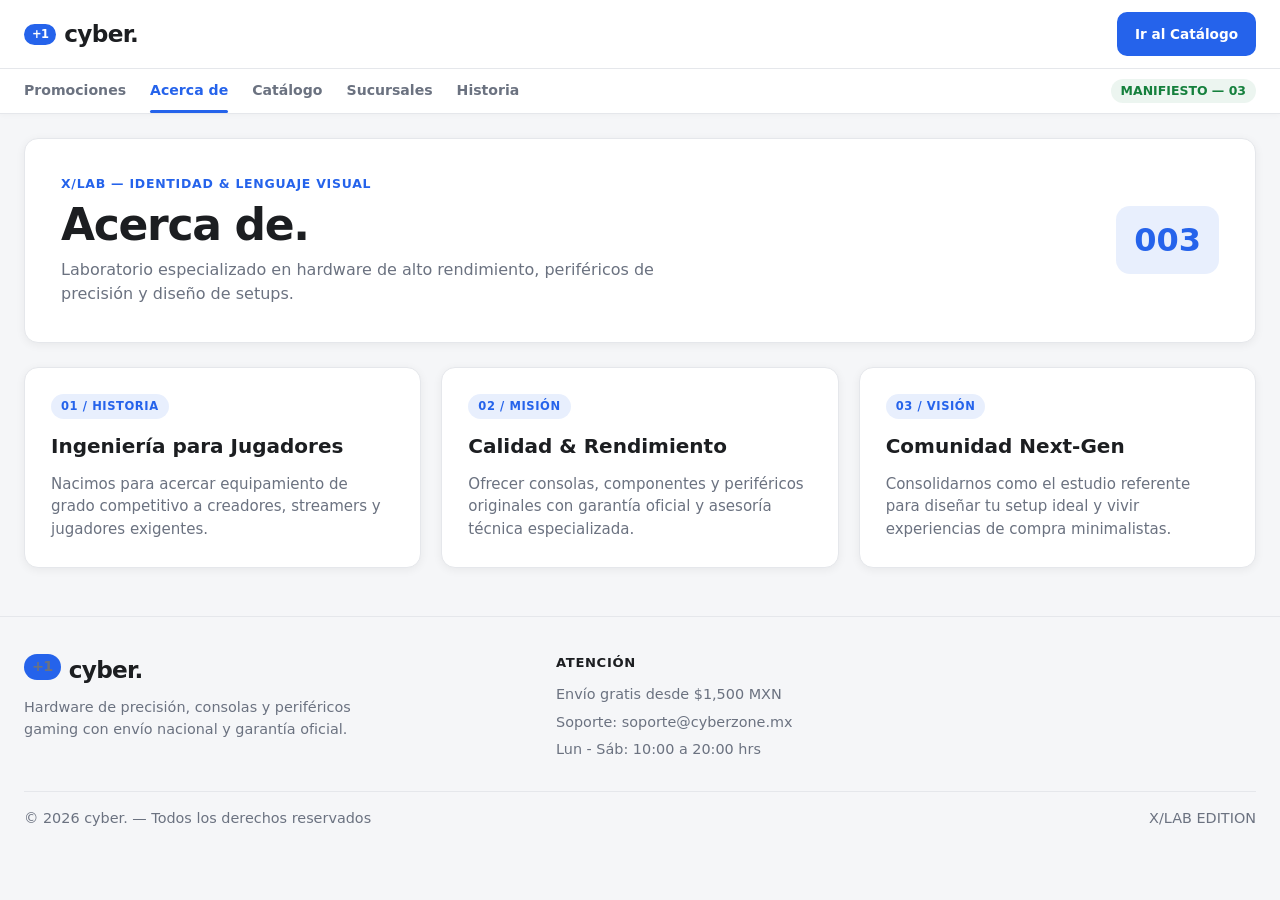
<file: acerca.html>
<!DOCTYPE html>
<html lang="es">
<head>
  <meta charset="UTF-8">
  <meta name="viewport" content="width=device-width, initial-scale=1.0">
  <title>cyber. — Acerca de</title>
  <link href="https://fonts.googleapis.com/css2?family=Bebas+Neue&family=IBM+Plex+Mono:wght@400;600&family=Space+Grotesk:wght@400;500;700&display=swap" rel="stylesheet">
  <link rel="stylesheet" href="styles.css">
</head>
<!-- ...existing code... -->
  </main>

  
</body>
</html>
<body>
  <div class="site-header">
    <header>
      <a href="index.html" class="logo">
        <span class="logo-index">+1</span> cyber.
      </a>
      <div class="header-actions">
        <a href="index.html" class="cart-button">Ir al Catálogo</a>
      </div>
    </header>

    <nav class="top-nav" aria-label="Navegación principal">
      <div class="top-nav-links">
        <a href="promociones.html" class="nav-link">Promociones</a>
        <a href="acerca.html" class="nav-link active">Acerca de</a>
        <a href="index.html" class="nav-link">Catálogo</a>
        <a href="sucursales.html" class="nav-link">Sucursales</a>
        <a href="historia.html" class="nav-link">Historia</a>
      </div>
      <span class="nav-meta">MANIFIESTO — 03</span>
    </nav>
  </div>

  <main class="page-container">
    <section class="page-hero">
      <div>
        <div class="page-hero-kicker">X/LAB — IDENTIDAD &amp; LENGUAJE VISUAL</div>
        <h1>Acerca de.</h1>
        <p>Laboratorio especializado en hardware de alto rendimiento, periféricos de precisión y diseño de setups.</p>
      </div>
      <div class="page-hero-index">003</div>
    </section>

    <section class="info-grid">
      <article class="info-card">
        <span class="tag">01 / HISTORIA</span>
        <h2>Ingeniería para Jugadores</h2>
        <p>Nacimos para acercar equipamiento de grado competitivo a creadores, streamers y jugadores exigentes.</p>
      </article>

      <article class="info-card">
        <span class="tag">02 / MISIÓN</span>
        <h2>Calidad &amp; Rendimiento</h2>
        <p>Ofrecer consolas, componentes y periféricos originales con garantía oficial y asesoría técnica especializada.</p>
      </article>

      <article class="info-card">
        <span class="tag">03 / VISIÓN</span>
        <h2>Comunidad Next-Gen</h2>
        <p>Consolidarnos como el estudio referente para diseñar tu setup ideal y vivir experiencias de compra minimalistas.</p>
      </article>
    </section>
  </main>
  <footer class="site-footer">
    <div class="footer-grid">
      <div>
        <div class="logo"><span class="logo-index">+1</span> cyber.</div>
        <p class="footer-copy">Hardware de precisión, consolas y periféricos gaming con envío nacional y garantía oficial.</p>
      </div>
   
      <div>
        <h4>Atención</h4>
        <span>Envío gratis desde $1,500 MXN</span>
        <span>Soporte: soporte@cyberzone.mx</span>
        <span>Lun - Sáb: 10:00 a 20:00 hrs</span>
      </div>
    </div>
    <div class="footer-bottom">
      <span>© 2026 cyber. — Todos los derechos reservados</span>
      <span>X/LAB EDITION</span>
    </div>
  </footer>
</body>
</html>
</file>
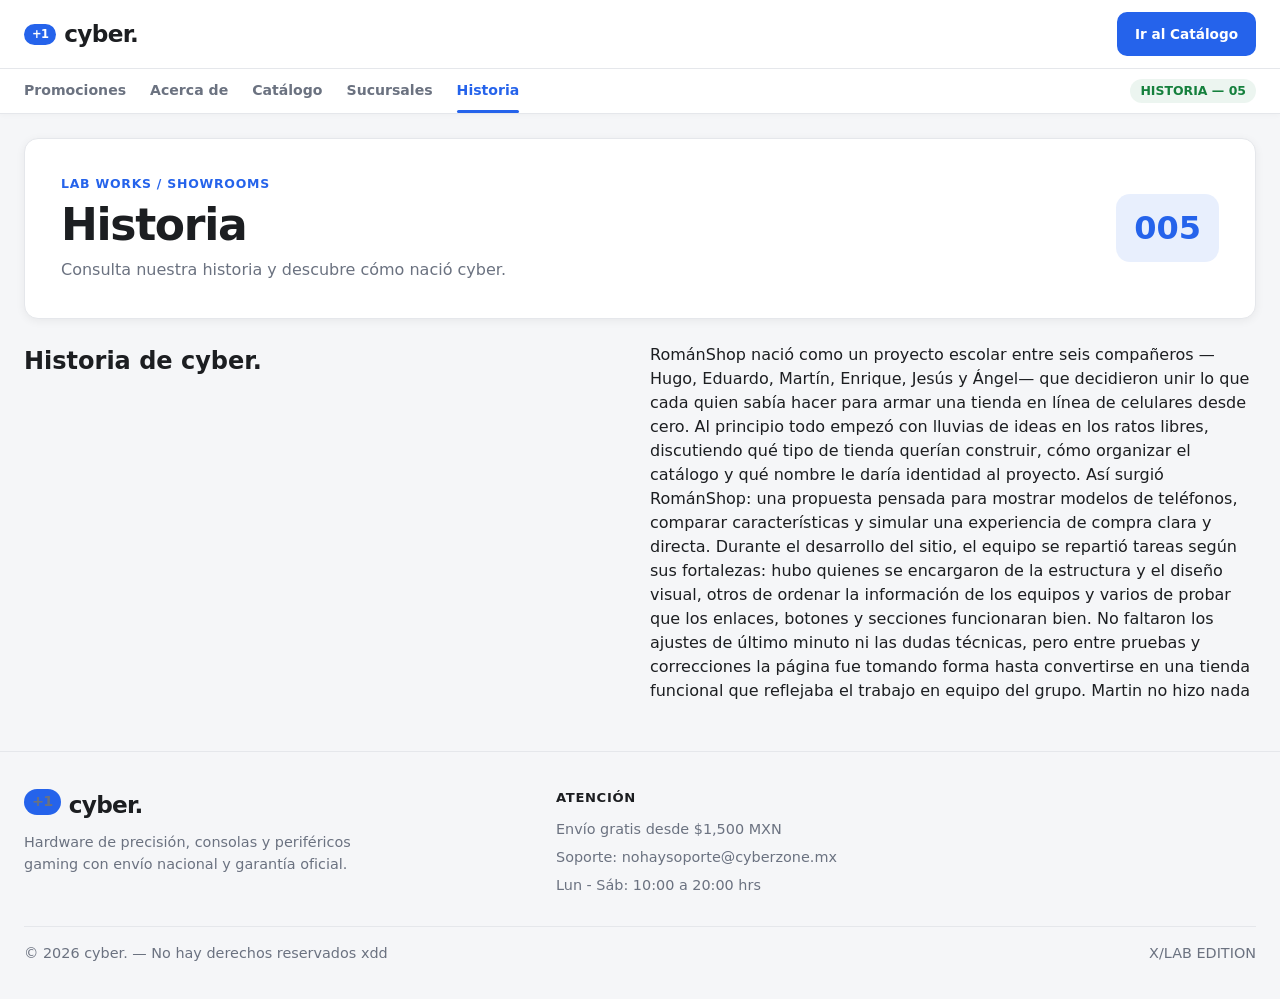
<file: historia.html>
<!DOCTYPE html>
<html lang="es">
<head>
  <meta charset="UTF-8">
  <meta name="viewport" content="width=device-width, initial-scale=1.0">
  <title>cyber. — Acerca de</title>
  <link href="https://fonts.googleapis.com/css2?family=Bebas+Neue&family=IBM+Plex+Mono:wght@400;600&family=Space+Grotesk:wght@400;500;700&display=swap" rel="stylesheet">
  <link rel="stylesheet" href="styles.css">
</head>

  </main>

  
</body>
</html>
<body>
  <div class="site-header">
    <header>
      <a href="index.html" class="logo">
        <span class="logo-index">+1</span> cyber.
      </a>
      <div class="header-actions">
        <a href="index.html" class="cart-button">Ir al Catálogo</a>
      </div>
    </header>

    <nav class="top-nav" aria-label="Navegación principal">
      <div class="top-nav-links">
        <a href="promociones.html" class="nav-link">Promociones</a>
        <a href="acerca.html" class="nav-link">Acerca de</a>
        <a href="index.html" class="nav-link">Catálogo</a>
        <a href="sucursales.html" class="nav-link">Sucursales</a>
        <a href="historia.html" class="nav-link active">Historia</a>
      </div>
      <span class="nav-meta">HISTORIA — 05</span>
    </nav>
  </div>

  <main class="page-container">
    <section class="page-hero">
      <div>
        <div class="page-hero-kicker">LAB WORKS / SHOWROOMS</div>
        <h1>Historia</h1>
        <p>Consulta nuestra historia y descubre cómo nació cyber.</p>
      </div>
      <div class="page-hero-index">005</div>
    </section>

    <section class="info-grid">
      <h1>Historia de cyber.</h1>
      <p>RománShop nació como un proyecto escolar entre seis compañeros —Hugo, Eduardo, Martín, Enrique, Jesús y Ángel— que decidieron unir lo que cada quien sabía hacer para armar una tienda en línea de celulares desde cero. Al principio todo empezó con lluvias de ideas en los ratos libres, discutiendo qué tipo de tienda querían construir, cómo organizar el catálogo y qué nombre le daría identidad al proyecto. Así surgió RománShop: una propuesta pensada para mostrar modelos de teléfonos, comparar características y simular una experiencia de compra clara y directa.
        Durante el desarrollo del sitio, el equipo se repartió tareas según sus fortalezas: hubo quienes se encargaron de la estructura y el diseño visual, otros de ordenar la información de los equipos y varios de probar que los enlaces, botones y secciones funcionaran bien. No faltaron los ajustes de último minuto ni las dudas técnicas, pero entre pruebas y correcciones la página fue tomando forma hasta convertirse en una tienda funcional que reflejaba el trabajo en equipo del grupo. Martin no hizo nada</p>
      </article>

    </section>
  </main>
  <footer class="site-footer">
    <div class="footer-grid">
      <div>
        <div class="logo"><span class="logo-index">+1</span> cyber.</div>
        <p class="footer-copy">Hardware de precisión, consolas y periféricos gaming con envío nacional y garantía oficial.</p>
      </div>
      
      <div>
        <h4>Atención</h4>
        <span>Envío gratis desde $1,500 MXN</span>
        <span>Soporte: nohaysoporte@cyberzone.mx</span>
        <span>Lun - Sáb: 10:00 a 20:00 hrs</span>
      </div>
    </div>
    <div class="footer-bottom">
      <span>© 2026 cyber. — No hay derechos reservados xdd</span>
      <span>X/LAB EDITION</span>
    </div>
  </footer>
</body>
</html>
</file>
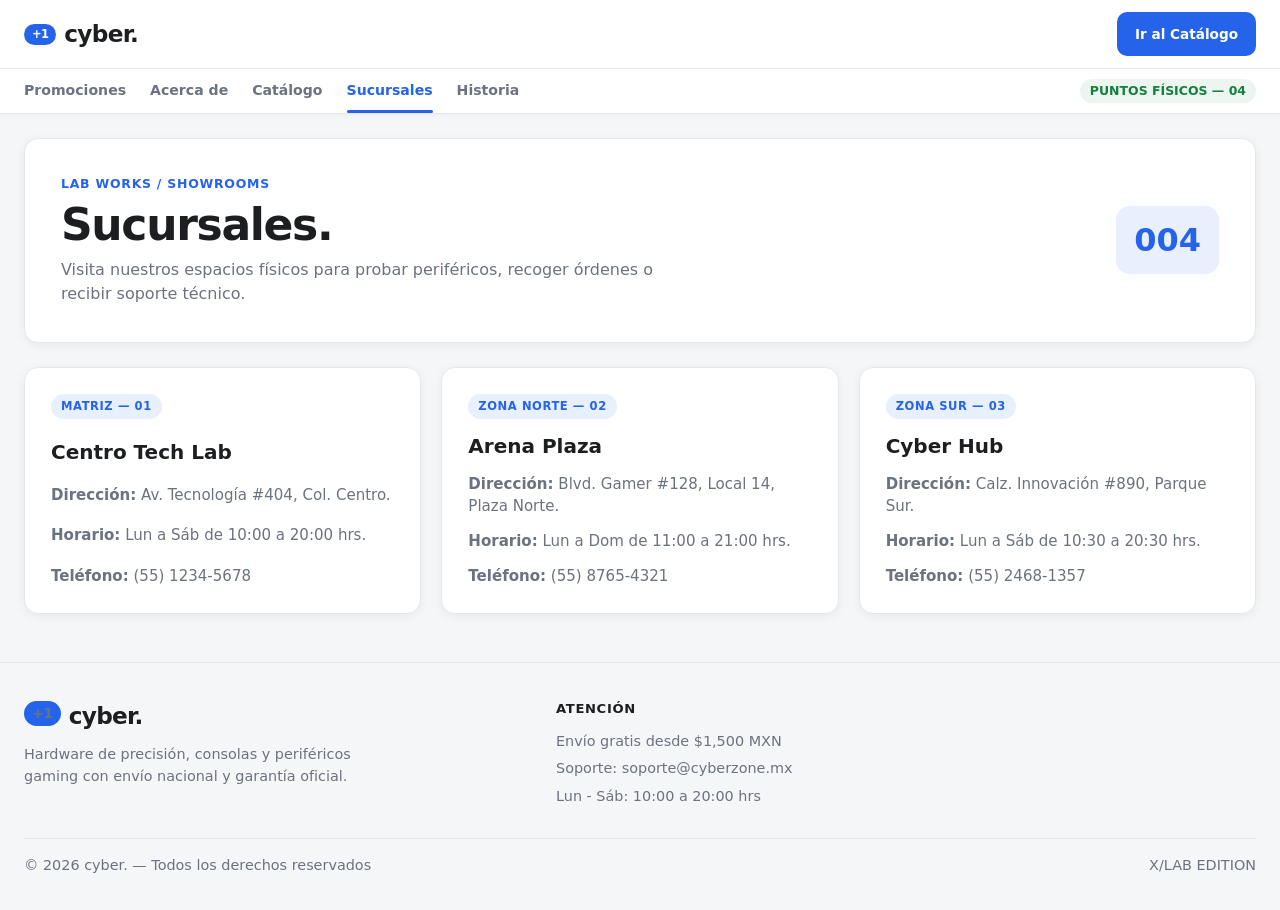
<file: sucursales.html>
<!DOCTYPE html>
<html lang="es">
<head>
  <meta charset="UTF-8">
  <meta name="viewport" content="width=device-width, initial-scale=1.0">
  <title>cyber. — Sucursales</title>
  <link href="https://fonts.googleapis.com/css2?family=Bebas+Neue&family=IBM+Plex+Mono:wght@400;600&family=Space+Grotesk:wght@400;500;700&display=swap" rel="stylesheet">
  <link rel="stylesheet" href="styles.css">
</head>
<!-- ...existing code... -->
  </main>

  
</body>
</html>
<body>
  <div class="site-header">
    <header>
      <a href="index.html" class="logo">
        <span class="logo-index">+1</span> cyber.
      </a>
      <div class="header-actions">
        <a href="index.html" class="cart-button">Ir al Catálogo</a>
      </div>
    </header>

    <nav class="top-nav" aria-label="Navegación principal">
      <div class="top-nav-links">
        <a href="promociones.html" class="nav-link">Promociones</a>
        <a href="acerca.html" class="nav-link">Acerca de</a>
        <a href="index.html" class="nav-link">Catálogo</a>
        <a href="sucursales.html" class="nav-link active">Sucursales</a>
        <a href="historia.html" class="nav-link">Historia</a>
      </div>
      <span class="nav-meta">PUNTOS FÍSICOS — 04</span>
    </nav>
  </div>

  <main class="page-container">
    <section class="page-hero">
      <div>
        <div class="page-hero-kicker">LAB WORKS / SHOWROOMS</div>
        <h1>Sucursales.</h1>
        <p>Visita nuestros espacios físicos para probar periféricos, recoger órdenes o recibir soporte técnico.</p>
      </div>
      <div class="page-hero-index">004</div>
    </section>

    <section class="info-grid">
      <article class="info-card">
        <span class="tag">MATRIZ — 01</span>
        <h2>Centro Tech Lab</h2>
        <p><strong>Dirección:</strong> Av. Tecnología #404, Col. Centro.</p>
        <p><strong>Horario:</strong> Lun a Sáb de 10:00 a 20:00 hrs.</p>
        <p><strong>Teléfono:</strong> (55) 1234-5678</p>
      </article>

      <article class="info-card">
        <span class="tag">ZONA NORTE — 02</span>
        <h2>Arena Plaza</h2>
        <p><strong>Dirección:</strong> Blvd. Gamer #128, Local 14, Plaza Norte.</p>
        <p><strong>Horario:</strong> Lun a Dom de 11:00 a 21:00 hrs.</p>
        <p><strong>Teléfono:</strong> (55) 8765-4321</p>
      </article>

      <article class="info-card">
        <span class="tag">ZONA SUR — 03</span>
        <h2>Cyber Hub</h2>
        <p><strong>Dirección:</strong> Calz. Innovación #890, Parque Sur.</p>
        <p><strong>Horario:</strong> Lun a Sáb de 10:30 a 20:30 hrs.</p>
        <p><strong>Teléfono:</strong> (55) 2468-1357</p>
      </article>
    </section>
  </main>
  <footer class="site-footer">
    <div class="footer-grid">
      <div>
        <div class="logo"><span class="logo-index">+1</span> cyber.</div>
        <p class="footer-copy">Hardware de precisión, consolas y periféricos gaming con envío nacional y garantía oficial.</p>
      </div>
   
      <div>
        <h4>Atención</h4>
        <span>Envío gratis desde $1,500 MXN</span>
        <span>Soporte: soporte@cyberzone.mx</span>
        <span>Lun - Sáb: 10:00 a 20:00 hrs</span>
      </div>
    </div>
    <div class="footer-bottom">
      <span>© 2026 cyber. — Todos los derechos reservados</span>
      <span>X/LAB EDITION</span>
    </div>
  </footer>
</body>
</html>
</file>
<file: styles.css>
:root {
  --color-fondo: #f5f6f8;
  --color-reverso: #8c8c8c;
  --color-superficie: #ffffff;
  --color-superficie-alt: #eef0f4;
  --color-texto: #1c1e21;
  --color-texto-suave: #6b7280;
  --color-principal: #2563eb;
  --color-principal-oscuro: #1d4ed8;
  --color-borde: #e5e7eb;
  --color-ok: #15803d;
  --color-error: #b91c1c;

  --radio: 14px;
  --radio-sm: 10px;
  --sombra: 0 2px 10px rgba(0, 0, 0, 0.06);
  --sombra-hover: 0 12px 26px rgba(37, 99, 235, 0.14);
  --fuente: system-ui, -apple-system, "Segoe UI", Roboto, sans-serif;
  --font-mono: ui-monospace, SFMono-Regular, Menlo, Monaco, Consolas, monospace;
  --ancho-max: 1280px;

  --muted: var(--color-texto-suave);
}

[hidden] {
  display: none !important;
}

* {
  box-sizing: border-box;
  margin: 0;
  padding: 0;
}

html {
  scroll-behavior: smooth;
}

body {
  font-family: var(--fuente);
  background: var(--color-fondo);
  color: var(--color-texto);
  line-height: 1.5;
  overflow-x: hidden;
  -webkit-font-smoothing: antialiased;
}

button,
input,
select {
  font-family: inherit;
}

/* ===== KEYFRAMES DE ANIMACIÓN ===== */
@keyframes llegada {
  from {
    opacity: 0;
    transform: translateX(-100vw) rotate(-15deg);
  }
  to {
    opacity: 1;
    transform: translateX(0) rotate(0);
  }
}

@keyframes voltear {
  from {
    transform: rotateY(180deg);
  }
  to {
    transform: rotateY(0);
  }
}

@keyframes aparecerSuave {
  from {
    opacity: 0;
    transform: translateY(16px);
  }
  to {
    opacity: 1;
    transform: translateY(0);
  }
}

@keyframes zoomCarrusel {
  from {
    opacity: 0;
    transform: scale(1.04);
  }
  to {
    opacity: 1;
    transform: scale(1);
  }
}

@keyframes toastEntrada {
  from {
    opacity: 0;
    transform: translateX(30px) scale(0.96);
  }
  to {
    opacity: 1;
    transform: translateX(0) scale(1);
  }
}

@keyframes modalPop {
  from {
    opacity: 0;
    transform: scale(0.9) translateY(12px);
  }
  to {
    opacity: 1;
    transform: scale(1) translateY(0);
  }
}

/* Utilidades base */
.contenedor {
  max-width: var(--ancho-max);
  margin: 0 auto;
  padding: 0 16px;
}

.telefono-falso {
  width: 90px;
  height: 170px;
  border-radius: 18px;
  background: var(--color-telefono, #999);
}

.color-punto {
  width: 26px;
  height: 26px;
  padding: 0;
  border-radius: 50%;
  border: 2px solid var(--color-borde);
  cursor: pointer;
  transition: transform 0.15s ease;
}

.color-punto:hover {
  transform: scale(1.15);
}

/* ===== HEADER & BUSCADOR ===== */
.site-header {
  position: sticky;
  top: 0;
  z-index: 100;
  background: rgba(255, 255, 255, 0.94);
  backdrop-filter: blur(10px);
  border-bottom: 1px solid var(--color-borde);
  box-shadow: 0 1px 6px rgba(0, 0, 0, 0.03);
}

header {
  max-width: var(--ancho-max);
  margin: 0 auto;
  padding: 12px 24px;
  display: flex;
  justify-content: space-between;
  align-items: center;
  gap: 20px;
}

.logo {
  display: inline-flex;
  align-items: center;
  gap: 8px;
  font-size: 1.45rem;
  font-weight: 800;
  letter-spacing: -0.03em;
  color: var(--color-texto);
  text-decoration: none;
  cursor: pointer;
  white-space: nowrap;
  transition: transform 0.2s ease;
}

.logo:hover {
  transform: translateY(-1px);
}

.logo-index {
  background: var(--color-principal);
  color: #fff;
  font-size: 0.72rem;
  font-weight: 700;
  padding: 2px 8px;
  border-radius: 999px;
}

.search-wrapper {
  position: relative;
  flex: 1;
  max-width: 520px;
}

.search-box {
  width: 100%;
  padding: 10px 36px 10px 14px;
  border: 1px solid var(--color-borde);
  border-radius: var(--radio-sm);
  background: var(--color-fondo);
  color: var(--color-texto);
  font-size: 0.9rem;
  outline: none;
  transition: border-color 0.2s ease, background 0.2s ease, box-shadow 0.2s ease;
}

.search-box::placeholder {
  color: var(--color-texto-suave);
}

.search-box:focus {
  background: var(--color-superficie);
  border-color: var(--color-principal);
  box-shadow: 0 0 0 3px rgba(37, 99, 235, 0.14);
}

.search-clear-btn {
  position: absolute;
  right: 8px;
  top: 50%;
  transform: translateY(-50%);
  background: transparent;
  border: none;
  color: var(--color-texto-suave);
  font-size: 0.9rem;
  cursor: pointer;
  padding: 4px 6px;
}

.search-clear-btn:hover {
  color: var(--color-texto);
}

.search-autocomplete {
  position: absolute;
  top: calc(100% + 6px);
  left: 0;
  right: 0;
  background: var(--color-superficie);
  border: 1px solid var(--color-borde);
  border-radius: var(--radio-sm);
  z-index: 150;
  box-shadow: 0 12px 28px rgba(0, 0, 0, 0.12);
  overflow: hidden;
  animation: aparecerSuave 0.2s ease-out;
}

.autocomplete-item {
  display: flex;
  align-items: center;
  gap: 12px;
  padding: 10px 14px;
  border-bottom: 1px solid var(--color-borde);
  cursor: pointer;
  transition: background 0.15s ease, padding-left 0.15s ease;
}

.autocomplete-item:last-child {
  border-bottom: none;
}

.autocomplete-item:hover {
  background: var(--color-fondo);
  padding-left: 18px;
}

.autocomplete-item img {
  width: 38px;
  height: 38px;
  object-fit: contain;
  background: var(--color-superficie);
  border: 1px solid var(--color-borde);
  border-radius: 8px;
  padding: 2px;
}

.autocomplete-item-info {
  flex: 1;
  min-width: 0;
}

.autocomplete-item-title {
  font-size: 0.88rem;
  font-weight: 600;
  white-space: nowrap;
  overflow: hidden;
  text-overflow: ellipsis;
}

.autocomplete-item-meta {
  font-size: 0.78rem;
  color: var(--color-texto-suave);
}

.header-actions {
  display: flex;
  align-items: center;
  gap: 10px;
}

.coupons-nav-btn,
.cart-button {
  display: inline-flex;
  align-items: center;
  gap: 6px;
  padding: 10px 16px;
  border-radius: var(--radio-sm);
  font-size: 0.85rem;
  font-weight: 600;
  text-decoration: none;
  cursor: pointer;
  transition: transform 0.15s ease, background 0.2s ease, border-color 0.2s ease;
  white-space: nowrap;
}

.coupons-nav-btn:active,
.cart-button:active {
  transform: scale(0.96);
}

.coupons-nav-btn {
  background: transparent;
  color: var(--color-principal);
  border: 2px solid var(--color-principal);
}

.coupons-nav-btn:hover {
  background: rgba(37, 99, 235, 0.08);
}

.cart-button {
  background: var(--color-principal);
  color: #fff;
  border: 2px solid var(--color-principal);
}

.cart-button:hover {
  background: var(--color-principal-oscuro);
  border-color: var(--color-principal-oscuro);
}

/* Barra superior de navegación */
.top-nav {
  max-width: var(--ancho-max);
  margin: 0 auto;
  padding: 0 24px;
  border-top: 1px solid var(--color-borde);
  display: flex;
  align-items: center;
  justify-content: space-between;
  gap: 12px;
  overflow-x: auto;
}

.top-nav-links {
  display: flex;
  align-items: center;
  gap: 24px;
}

.nav-link {
  position: relative;
  display: inline-block;
  padding: 11px 0;
  font-size: 0.88rem;
  font-weight: 600;
  text-decoration: none;
  color: var(--color-texto-suave);
  white-space: nowrap;
  transition: color 0.2s ease;
}

.nav-link:hover,
.nav-link.active {
  color: var(--color-principal);
}

.nav-link.active::after {
  content: "";
  position: absolute;
  left: 0;
  right: 0;
  bottom: 0;
  height: 2.5px;
  border-radius: 999px;
  background: var(--color-principal);
}

.nav-meta {
  font-size: 0.78rem;
  font-weight: 600;
  color: var(--color-ok);
  background: rgba(21, 128, 61, 0.08);
  padding: 3px 10px;
  border-radius: 999px;
  white-space: nowrap;
}

/* ===== HERO ===== */
.editorial-hero {
  max-width: var(--ancho-max);
  margin: 24px auto 0;
  padding: 0 24px;
  animation: aparecerSuave 0.5s ease-out;
}

.hero-frame {
  position: relative;
  display: grid;
  grid-template-columns: 1fr 1.35fr;
  background: var(--color-superficie);
  border: 1px solid var(--color-borde);
  border-radius: var(--radio);
  box-shadow: var(--sombra);
  min-height: 320px;
  overflow: hidden;
}

.hero-left {
  padding: 32px;
  display: flex;
  flex-direction: column;
  justify-content: space-between;
  border-right: 1px solid var(--color-borde);
  background: var(--color-superficie);
}

.hero-kicker {
  font-size: 0.75rem;
  font-weight: 700;
  letter-spacing: 0.06em;
  text-transform: uppercase;
  color: var(--color-principal);
}

.hero-brand-display {
  font-size: clamp(44px, 5.5vw, 72px);
  font-weight: 800;
  letter-spacing: -0.04em;
  line-height: 0.95;
  color: var(--color-texto);
  margin: 14px 0;
}

.hero-brand-display span {
  color: var(--color-principal);
}

.hero-bottom-row {
  display: flex;
  align-items: center;
  gap: 16px;
}

.hero-index-num {
  font-size: 1.5rem;
  font-weight: 800;
  color: var(--color-principal);
  background: rgba(37, 99, 235, 0.1);
  padding: 8px 12px;
  border-radius: var(--radio-sm);
}

.hero-copy {
  font-size: 0.88rem;
  line-height: 1.5;
  color: var(--color-texto-suave);
  max-width: 280px;
}

.carousel-container {
  position: relative;
  height: 100%;
  min-height: 300px;
  background: var(--color-superficie-alt);
  overflow: hidden;
}

.carousel-slide {
  display: none;
  position: relative;
  height: 100%;
  min-height: 300px;
  background-size: cover;
  background-position: center;
}

.carousel-slide.active {
  display: block;
  animation: zoomCarrusel 0.7s ease-out;
}

.slide-content {
  position: absolute;
  bottom: 18px;
  left: 18px;
  right: 18px;
  padding: 16px 20px;
  border-radius: var(--radio-sm);
  background: rgba(28, 30, 33, 0.84);
  backdrop-filter: blur(6px);
  color: #fff;
}

.slide-title {
  font-size: 1.15rem;
  font-weight: 700;
}

.slide-content p {
  font-size: 0.85rem;
  color: rgba(255, 255, 255, 0.82);
  margin-top: 4px;
}

.hero-arrow-box {
  position: absolute;
  top: 16px;
  right: 16px;
  width: 38px;
  height: 38px;
  border-radius: 50%;
  background: var(--color-principal);
  color: #fff;
  display: flex;
  align-items: center;
  justify-content: center;
  font-size: 16px;
  font-weight: 700;
  z-index: 4;
  box-shadow: var(--sombra);
  transition: transform 0.25s ease;
}

.hero-frame:hover .hero-arrow-box {
  transform: translateX(4px);
}

/* ===== CATÁLOGO (SIDEBAR + TOOLBAR + GRID) ===== */
.main-container {
  max-width: var(--ancho-max);
  margin: 24px auto 0;
  padding: 0 24px;
  display: grid;
  grid-template-columns: 250px 1fr;
  gap: 24px;
  align-items: start;
}

aside {
  background: var(--color-superficie);
  border: 1px solid var(--color-borde);
  border-radius: var(--radio);
  box-shadow: var(--sombra);
  padding: 18px;
  position: sticky;
  top: 122px;
}

.filter-group + .filter-group {
  margin-top: 20px;
  padding-top: 18px;
  border-top: 1px solid var(--color-borde);
}

aside h3 {
  font-size: 0.78rem;
  font-weight: 700;
  text-transform: uppercase;
  letter-spacing: 0.06em;
  color: var(--color-texto-suave);
  margin-bottom: 10px;
}

aside button.cat-btn {
  display: flex;
  align-items: center;
  justify-content: space-between;
  width: 100%;
  text-align: left;
  padding: 9px 12px;
  margin-bottom: 4px;
  background: transparent;
  border: 1px solid transparent;
  border-radius: var(--radio-sm);
  color: var(--color-texto);
  font-size: 0.9rem;
  font-weight: 500;
  cursor: pointer;
  transition: background 0.15s ease, transform 0.15s ease, color 0.15s ease;
}

aside button.cat-btn:hover {
  background: var(--color-fondo);
  transform: translateX(3px);
}

aside button.cat-btn.active {
  background: var(--color-principal);
  color: #fff;
  font-weight: 600;
}

.cat-count {
  font-size: 0.75rem;
  font-weight: 700;
  padding: 1px 7px;
  border-radius: 999px;
  background: rgba(0, 0, 0, 0.06);
}

aside button.cat-btn.active .cat-count {
  background: rgba(255, 255, 255, 0.22);
  color: #fff;
}

.catalog-content {
  min-width: 0;
}

.catalog-toolbar {
  display: flex;
  justify-content: space-between;
  align-items: center;
  gap: 16px;
  padding: 14px 18px;
  margin-bottom: 20px;
  background: var(--color-superficie);
  border: 1px solid var(--color-borde);
  border-radius: var(--radio);
  box-shadow: var(--sombra);
  flex-wrap: wrap;
}

.results-counter {
  font-size: 0.88rem;
  font-weight: 500;
  color: var(--color-texto-suave);
}

.sort-wrapper {
  display: flex;
  align-items: center;
  gap: 8px;
  font-size: 0.85rem;
  color: var(--color-texto-suave);
}

.sort-select {
  background: var(--color-superficie);
  border: 1px solid var(--color-borde);
  border-radius: var(--radio-sm);
  color: var(--color-texto);
  padding: 8px 12px;
  font-size: 0.85rem;
  cursor: pointer;
  outline: none;
  transition: border-color 0.2s ease;
}

.sort-select:focus {
  border-color: var(--color-principal);
}

.products-grid {
  display: grid;
  grid-template-columns: repeat(auto-fill, minmax(230px, 1fr));
  gap: 20px;
}

/* ===== TARJETAS DE PRODUCTO (ANIMACIÓN LLEGADA + VOLTEO 3D DEL VIDEO) ===== */
.product-card {
  display: flex;
  flex-direction: column;
  background: var(--color-superficie);
  border: 1px solid var(--color-borde);
  border-radius: var(--radio);
  box-shadow: var(--sombra);
  perspective: 1000px;
  transition: transform 0.22s ease, box-shadow 0.22s ease;
}

.product-card-inner {
  flex: 1;
  display: flex;
  flex-direction: column;
  transform-style: preserve-3d;
  position: relative;
}

/* Permanece en su celda (sin salir de pantalla) hasta entrar al viewport */
html.js-anim .product-card:not(.is-visible) {
  opacity: 0;
}

.product-card.is-visible {
  animation: llegada 0.6s ease-out backwards;
  animation-delay: calc(var(--i, 0) * 0.14s + 0.1s);
}

.product-card.is-visible .product-card-inner {
  animation: voltear 0.38s ease-out backwards;
  animation-delay: calc(var(--i, 0) * 0.14s + 0.68s);
}

.product-card-front {
  flex: 1;
  display: flex;
  flex-direction: column;
  justify-content: space-between;
  gap: 12px;
  padding: 16px;
  backface-visibility: hidden;
  border-radius: var(--radio);
  background: var(--color-superficie);
}

.product-card-back {
  background: var(--color-reverso);
  border-radius: var(--radio);
  backface-visibility: hidden;
  position: absolute;
  inset: 0;
  transform: rotateY(180deg);
}

/* Compatibilidad si la tarjeta aún no tiene .product-card-inner */
.product-card:not(:has(.product-card-inner)) {
  padding: 16px;
  justify-content: space-between;
  gap: 12px;
}

.product-card:hover {
  transform: translateY(-8px);
  box-shadow: var(--sombra-hover);
}

.product-img-wrap {
  width: 100%;
  aspect-ratio: 1 / 1;
  background: var(--color-fondo);
  border-radius: var(--radio-sm);
  display: flex;
  align-items: center;
  justify-content: center;
  padding: 12px;
  margin-bottom: 10px;
  cursor: pointer;
  overflow: hidden;
}

.product-img {
  max-width: 82%;
  max-height: 82%;
  object-fit: contain;
  transition: transform 0.28s ease;
}

.product-card:hover .product-img {
  transform: scale(1.06);
}

.product-badges {
  display: flex;
  align-items: center;
  justify-content: space-between;
  gap: 8px;
  margin-bottom: 6px;
}

.product-cat-label {
  font-size: 0.75rem;
  font-weight: 700;
  color: var(--color-principal);
}

.free-shipping-tag {
  font-size: 0.7rem;
  font-weight: 700;
  color: var(--color-ok);
  background: rgba(21, 128, 61, 0.1);
  padding: 2px 8px;
  border-radius: 999px;
}

.product-title {
  font-size: 0.98rem;
  font-weight: 700;
  color: var(--color-texto);
  margin-bottom: 4px;
  cursor: pointer;
  display: -webkit-box;
  -webkit-line-clamp: 2;
  line-clamp: 2;
  -webkit-box-orient: vertical;
  overflow: hidden;
  min-height: 2.7em;
  transition: color 0.15s ease;
}

.product-title:hover {
  color: var(--color-principal);
}

.product-price {
  font-size: 1.25rem;
  font-weight: 700;
  color: var(--color-texto);
}

.promo-original {
  color: var(--color-error);
  font-size: 0.82rem;
  text-decoration: line-through;
}

.product-variants {
  font-size: 0.78rem;
  color: var(--color-texto-suave);
  margin-top: 2px;
}

.btn-add {
  width: 100%;
  margin-top: 10px;
  background: var(--color-principal);
  color: #fff;
  border: none;
  border-radius: var(--radio-sm);
  padding: 11px 16px;
  font-size: 0.88rem;
  font-weight: 600;
  cursor: pointer;
  transition: background 0.2s ease, transform 0.12s ease;
}

.btn-add:hover {
  background: var(--color-principal-oscuro);
}

.btn-add:active {
  transform: scale(0.97);
}

.empty-state {
  grid-column: 1 / -1;
  background: var(--color-superficie);
  border: 1px solid var(--color-borde);
  border-radius: var(--radio);
  padding: 48px 24px;
  text-align: center;
  font-size: 0.95rem;
  color: var(--color-texto-suave);
  animation: aparecerSuave 0.3s ease-out;
}

/* ===== VISTAS Y DETALLE BUY BOX ===== */
.view {
  display: none;
}

.view.active {
  display: block;
}

.detail-container {
  max-width: var(--ancho-max);
  margin: 24px auto;
  padding: 28px;
  background: var(--color-superficie);
  border: 1px solid var(--color-borde);
  border-radius: var(--radio);
  box-shadow: var(--sombra);
  animation: aparecerSuave 0.35s ease-out;
}

.detail-top-bar {
  display: flex;
  align-items: center;
  justify-content: space-between;
  flex-wrap: wrap;
  gap: 14px;
  padding-bottom: 18px;
  margin-bottom: 24px;
  border-bottom: 1px solid var(--color-borde);
}

.btn-back {
  background: transparent;
  border: 2px solid var(--color-principal);
  border-radius: var(--radio-sm);
  color: var(--color-principal);
  padding: 8px 14px;
  font-size: 0.85rem;
  font-weight: 600;
  cursor: pointer;
  transition: all 0.2s ease;
}

.btn-back:hover {
  background: var(--color-principal);
  color: #fff;
  transform: translateX(-2px);
}

.breadcrumbs {
  font-size: 0.82rem;
  color: var(--color-texto-suave);
}

.breadcrumbs button {
  background: none;
  border: none;
  color: var(--color-principal);
  font: inherit;
  font-weight: 600;
  cursor: pointer;
}

.breadcrumbs button:hover {
  text-decoration: underline;
}

.detail-grid-3 {
  display: grid;
  grid-template-columns: 1.05fr 1.15fr 0.85fr;
  gap: 28px;
  align-items: start;
}

.detail-img-frame {
  background: var(--color-fondo);
  border: 1px solid var(--color-borde);
  border-radius: var(--radio);
  padding: 24px;
  height: 380px;
  display: flex;
  align-items: center;
  justify-content: center;
  overflow: hidden;
}

.detail-img-main {
  max-width: 100%;
  max-height: 100%;
  object-fit: contain;
  transition: transform 0.3s ease;
}

.detail-img-frame:hover .detail-img-main {
  transform: scale(1.05);
}

.detail-category {
  font-size: 0.78rem;
  font-weight: 700;
  text-transform: uppercase;
  letter-spacing: 0.06em;
  color: var(--color-principal);
  margin-bottom: 8px;
}

.detail-title {
  font-size: 1.75rem;
  font-weight: 800;
  letter-spacing: -0.02em;
  line-height: 1.2;
  color: var(--color-texto);
  margin-bottom: 14px;
}

.detail-meta-tags {
  display: flex;
  flex-wrap: wrap;
  gap: 8px;
  margin-bottom: 20px;
}

.meta-pill {
  font-size: 0.75rem;
  font-weight: 600;
  padding: 4px 10px;
  border-radius: 999px;
  background: var(--color-fondo);
  border: 1px solid var(--color-borde);
  color: var(--color-texto-suave);
}

.detail-specs-box {
  padding-top: 16px;
  border-top: 1px solid var(--color-borde);
}

.detail-specs-box h3 {
  font-size: 0.85rem;
  font-weight: 700;
  color: var(--color-texto-suave);
  margin-bottom: 8px;
}

.detail-desc {
  font-size: 0.95rem;
  line-height: 1.65;
  color: var(--color-texto);
}

.design-section {
  margin-top: 16px;
}

.design-title {
  font-size: 0.82rem;
  color: var(--color-texto-suave);
  margin-bottom: 10px;
}

.design-title span {
  color: var(--color-texto);
  font-weight: 700;
}

.design-list {
  display: flex;
  gap: 10px;
  flex-wrap: wrap;
}

.design-thumb {
  width: 64px;
  height: 64px;
  object-fit: contain;
  background: var(--color-fondo);
  padding: 4px;
  border-radius: var(--radio-sm);
  cursor: pointer;
  border: 2px solid var(--color-borde);
  transition: border-color 0.15s ease, transform 0.15s ease;
}

.design-thumb:hover {
  transform: translateY(-2px);
}

.design-thumb.active {
  border-color: var(--color-principal);
}

.buy-box {
  position: static;
  background: var(--color-fondo);
  border: 1px solid var(--color-borde);
  border-radius: var(--radio);
  padding: 22px;
}

.detail-price {
  font-size: 1.75rem;
  font-weight: 800;
  color: var(--color-texto);
}

.buy-box-discount {
  font-size: 0.82rem;
  color: var(--color-principal);
  font-weight: 600;
  margin-top: 4px;
}

.buy-box-shipping {
  font-size: 0.85rem;
  font-weight: 600;
  color: var(--color-ok);
  margin: 12px 0 8px;
}

.buy-box-pickup {
  font-size: 0.85rem;
  color: var(--color-texto-suave);
  padding-bottom: 14px;
  border-bottom: 1px solid var(--color-borde);
}

.buy-box-pickup a {
  color: var(--color-principal);
  font-weight: 600;
  text-decoration: none;
}

.qty-row {
  display: flex;
  justify-content: space-between;
  align-items: center;
  margin: 16px 0;
  font-size: 0.88rem;
  font-weight: 600;
}

.qty-control {
  display: inline-flex;
  align-items: center;
  border: 1px solid var(--color-borde);
  border-radius: var(--radio-sm);
  background: var(--color-superficie);
  overflow: hidden;
}

.qty-control button {
  width: 32px;
  height: 32px;
  border: none;
  background: transparent;
  font-size: 1rem;
  font-weight: 700;
  cursor: pointer;
  transition: background 0.15s ease;
}

.qty-control button:hover {
  background: var(--color-fondo);
}

.qty-control span {
  min-width: 34px;
  text-align: center;
  font-weight: 700;
}

.buy-now-btn {
  width: 100%;
  margin-top: 8px;
  padding: 12px 16px;
  background: transparent;
  color: var(--color-principal);
  border: 2px solid var(--color-principal);
  border-radius: var(--radio-sm);
  font-size: 0.9rem;
  font-weight: 600;
  cursor: pointer;
  transition: all 0.2s ease;
}

.buy-now-btn:hover {
  background: rgba(37, 99, 235, 0.08);
}

.related-section {
  margin-top: 36px;
  padding-top: 24px;
  border-top: 1px solid var(--color-borde);
}

.related-header {
  display: flex;
  justify-content: space-between;
  align-items: baseline;
  margin-bottom: 16px;
}

.related-header h2 {
  font-size: 1.25rem;
}

.related-header span {
  font-size: 0.82rem;
  color: var(--color-texto-suave);
}

.related-grid {
  display: grid;
  grid-template-columns: repeat(auto-fill, minmax(210px, 1fr));
  gap: 18px;
}

/* ===== CARRITO LATERAL ===== */
.cart-drawer {
  position: fixed;
  top: 0;
  right: -430px;
  width: 400px;
  max-width: 100vw;
  height: 100%;
  background: var(--color-superficie);
  border-left: 1px solid var(--color-borde);
  box-shadow: -8px 0 30px rgba(0, 0, 0, 0.12);
  transition: right 0.3s cubic-bezier(0.22, 1, 0.36, 1);
  padding: 24px;
  display: flex;
  flex-direction: column;
  z-index: 200;
}

.cart-drawer.open {
  right: 0;
}

.cart-header {
  display: flex;
  justify-content: space-between;
  align-items: center;
  padding-bottom: 14px;
  margin-bottom: 14px;
  border-bottom: 1px solid var(--color-borde);
}

.cart-header h2 {
  font-size: 1.15rem;
  font-weight: 700;
}

.close-btn {
  background: var(--color-fondo);
  border: 1px solid var(--color-borde);
  border-radius: 50%;
  width: 32px;
  height: 32px;
  color: var(--color-texto);
  font-size: 15px;
  cursor: pointer;
  transition: all 0.2s ease;
}

.close-btn:hover {
  background: var(--color-principal);
  border-color: var(--color-principal);
  color: #fff;
  transform: rotate(90deg);
}

.cart-items {
  flex: 1;
  overflow-y: auto;
}

.cart-item {
  display: flex;
  gap: 12px;
  padding: 12px 0;
  border-bottom: 1px solid var(--color-borde);
  align-items: center;
  animation: aparecerSuave 0.25s ease-out;
}

.cart-item img {
  width: 56px;
  height: 56px;
  object-fit: contain;
  background: var(--color-fondo);
  border: 1px solid var(--color-borde);
  border-radius: 8px;
  padding: 4px;
}

.cart-item-info {
  flex: 1;
  min-width: 0;
}

.cart-item-title {
  font-size: 0.9rem;
  font-weight: 700;
}

.cart-item-variant {
  font-size: 0.78rem;
  color: var(--color-texto-suave);
}

.cart-item-controls {
  display: flex;
  align-items: center;
  gap: 8px;
  margin-top: 6px;
}

.cart-qty-btn {
  width: 26px;
  height: 26px;
  border: 1px solid var(--color-borde);
  border-radius: 6px;
  background: var(--color-fondo);
  font-weight: 700;
  cursor: pointer;
  transition: background 0.15s ease;
}

.cart-qty-btn:hover {
  background: var(--color-borde);
}

.cart-remove-btn {
  background: none;
  border: none;
  color: var(--color-texto-suave);
  font-size: 0.78rem;
  cursor: pointer;
  margin-left: auto;
}

.cart-remove-btn:hover {
  color: var(--color-error);
}

.cart-footer {
  margin-top: 12px;
  border-top: 1px solid var(--color-borde);
  padding-top: 14px;
}

.cart-coupon-status {
  font-size: 0.8rem;
  color: var(--color-principal);
  margin-bottom: 10px;
  font-weight: 600;
  display: flex;
  justify-content: space-between;
  align-items: center;
}

.cart-summary {
  display: flex;
  flex-direction: column;
  gap: 6px;
  margin-bottom: 12px;
}

.summary-row {
  display: flex;
  justify-content: space-between;
  font-size: 0.88rem;
  color: var(--color-texto-suave);
}

.summary-row.total {
  font-size: 1.05rem;
  font-weight: 700;
  color: var(--color-texto);
  padding-top: 8px;
  border-top: 1px solid var(--color-borde);
}

.checkout-btn {
  width: 100%;
  background: var(--color-principal);
  border: none;
  border-radius: var(--radio-sm);
  padding: 12px 18px;
  color: #fff;
  font-size: 0.92rem;
  font-weight: 600;
  cursor: pointer;
  transition: background 0.2s ease, transform 0.12s ease;
}

.checkout-btn:hover {
  background: var(--color-principal-oscuro);
}

.checkout-btn:active {
  transform: scale(0.98);
}

/* ===== TOAST ===== */
.toast-container {
  position: fixed;
  right: 24px;
  bottom: 24px;
  z-index: 9999;
  display: flex;
  flex-direction: column;
  gap: 8px;
}

.toast {
  background: var(--color-texto);
  color: #fff;
  border-left: 4px solid var(--color-principal);
  border-radius: var(--radio-sm);
  padding: 12px 18px;
  font-size: 0.88rem;
  font-weight: 500;
  box-shadow: 0 8px 24px rgba(0, 0, 0, 0.18);
  animation: toastEntrada 0.3s cubic-bezier(0.22, 1, 0.36, 1);
}

/* ===== PÁGINAS INTERNAS ===== */
.page-container {
  max-width: var(--ancho-max);
  margin: 24px auto 0;
  padding: 0 24px;
  animation: aparecerSuave 0.4s ease-out;
}

.page-hero {
  position: relative;
  background: var(--color-superficie);
  border: 1px solid var(--color-borde);
  border-radius: var(--radio);
  box-shadow: var(--sombra);
  padding: 36px;
  margin-bottom: 24px;
  display: flex;
  align-items: center;
  justify-content: space-between;
  gap: 24px;
  flex-wrap: wrap;
}

.page-hero-kicker {
  font-size: 0.78rem;
  font-weight: 700;
  text-transform: uppercase;
  letter-spacing: 0.06em;
  color: var(--color-principal);
  margin-bottom: 8px;
}

.page-hero h1 {
  font-size: clamp(28px, 4vw, 44px);
  font-weight: 800;
  letter-spacing: -0.03em;
  line-height: 1.1;
  margin-bottom: 8px;
}

.page-hero p {
  font-size: 1rem;
  color: var(--color-texto-suave);
  max-width: 600px;
}

.page-hero-index {
  font-size: 2rem;
  font-weight: 800;
  color: var(--color-principal);
  background: rgba(37, 99, 235, 0.1);
  padding: 10px 18px;
  border-radius: var(--radio);
}

.info-grid {
  display: grid;
  grid-template-columns: repeat(auto-fit, minmax(280px, 1fr));
  gap: 20px;
}

.info-card {
  background: var(--color-superficie);
  border: 1px solid var(--color-borde);
  border-radius: var(--radio);
  box-shadow: var(--sombra);
  padding: 26px;
  display: flex;
  flex-direction: column;
  justify-content: space-between;
  gap: 12px;
  transition: transform 0.2s ease, box-shadow 0.2s ease;
  animation: aparecerSuave 0.45s ease-out both;
}

.info-card:hover {
  transform: translateY(-6px);
  box-shadow: var(--sombra-hover);
}

.info-card .tag {
  width: fit-content;
  font-size: 0.72rem;
  font-weight: 700;
  text-transform: uppercase;
  letter-spacing: 0.05em;
  padding: 4px 10px;
  border-radius: 999px;
  background: rgba(37, 99, 235, 0.1);
  color: var(--color-principal);
}

.info-card h2 {
  font-size: 1.25rem;
}

.info-card p {
  font-size: 0.94rem;
  color: var(--color-texto-suave);
}

.btn-cyber {
  display: inline-flex;
  align-items: center;
  width: fit-content;
  font-size: 0.88rem;
  font-weight: 600;
  text-decoration: none;
  color: #fff;
  background: var(--color-principal);
  border: none;
  border-radius: var(--radio-sm);
  padding: 10px 18px;
  cursor: pointer;
  transition: background 0.2s ease, transform 0.15s ease;
}

.btn-cyber:hover {
  background: var(--color-principal-oscuro);
  transform: translateY(-1px);
}

/* ===== CUPONES & RULETA ===== */
.coupons-section {
  background: var(--color-superficie);
  border: 1px solid var(--color-borde);
  border-radius: var(--radio);
  box-shadow: var(--sombra);
  padding: 28px;
  margin-bottom: 24px;
}

.coupons-section-header {
  display: flex;
  justify-content: space-between;
  align-items: center;
  flex-wrap: wrap;
  gap: 16px;
  padding-bottom: 18px;
  margin-bottom: 20px;
  border-bottom: 1px solid var(--color-borde);
}

.coupons-section-header p {
  font-size: 0.85rem;
  color: var(--color-texto-suave);
  margin-top: 4px;
}

.open-wheel-btn {
  background: var(--color-principal);
  border: none;
  border-radius: var(--radio-sm);
  padding: 11px 20px;
  color: #fff;
  font-size: 0.88rem;
  font-weight: 600;
  cursor: pointer;
  transition: background 0.2s ease, transform 0.15s ease;
}

.open-wheel-btn:hover {
  background: var(--color-principal-oscuro);
  transform: translateY(-1px);
}

.coupons-grid {
  display: grid;
  grid-template-columns: repeat(auto-fill, minmax(260px, 1fr));
  gap: 16px;
}

.coupon-card {
  background: var(--color-fondo);
  border: 1.5px dashed var(--color-principal);
  border-radius: var(--radio);
  padding: 18px;
  display: flex;
  flex-direction: column;
  justify-content: space-between;
  gap: 10px;
  transition: transform 0.2s ease, box-shadow 0.2s ease;
  animation: aparecerSuave 0.4s ease-out both;
}

.coupon-card:hover {
  transform: translateY(-4px);
  box-shadow: var(--sombra);
}

.coupon-card.won-coupon {
  border-style: solid;
  background: rgba(37, 99, 235, 0.05);
}

.coupon-card-badge {
  width: fit-content;
  background: var(--color-principal);
  color: #fff;
  font-size: 0.72rem;
  font-weight: 700;
  padding: 3px 10px;
  border-radius: 999px;
}

.coupon-card-title {
  font-size: 1.25rem;
  font-weight: 800;
}

.coupon-card-desc {
  font-size: 0.86rem;
  color: var(--color-texto-suave);
}

.coupon-card-footer {
  display: flex;
  align-items: center;
  justify-content: space-between;
  gap: 8px;
}

.coupon-card-code {
  font-family: var(--font-mono);
  font-size: 0.85rem;
  font-weight: 700;
  background: var(--color-superficie);
  padding: 6px 10px;
  border: 1px solid var(--color-borde);
  border-radius: 8px;
}

.coupon-card-actions {
  display: flex;
  gap: 6px;
}

.coupon-btn-copy,
.coupon-btn-apply {
  border: 1px solid var(--color-principal);
  border-radius: 8px;
  padding: 7px 11px;
  font-size: 0.8rem;
  font-weight: 600;
  cursor: pointer;
}

.coupon-btn-copy {
  background: var(--color-superficie);
  color: var(--color-principal);
}

.coupon-btn-apply {
  background: var(--color-principal);
  color: #fff;
}

.coupon-btn-apply.applied {
  background: var(--color-ok);
  border-color: var(--color-ok);
}

#temu-wheel-overlay {
  position: fixed;
  inset: 0;
  background: rgba(28, 30, 33, 0.65);
  backdrop-filter: blur(4px);
  display: flex;
  align-items: center;
  justify-content: center;
  z-index: 999999;
  padding: 16px;
}

#temu-wheel-overlay.hidden {
  display: none;
}

.temu-modal {
  position: relative;
  width: 100%;
  max-width: 420px;
  background: var(--color-superficie);
  border: 1px solid var(--color-borde);
  border-radius: var(--radio);
  padding: 28px 22px;
  text-align: center;
  box-shadow: 0 20px 40px rgba(0, 0, 0, 0.2);
  animation: modalPop 0.3s cubic-bezier(0.22, 1, 0.36, 1);
}

.temu-close-btn {
  position: absolute;
  top: 12px;
  right: 12px;
  width: 32px;
  height: 32px;
  border: 1px solid var(--color-borde);
  border-radius: 50%;
  background: var(--color-fondo);
  font-size: 18px;
  cursor: pointer;
}

.temu-badge {
  display: inline-block;
  background: var(--color-principal);
  color: #fff;
  font-size: 0.72rem;
  font-weight: 700;
  padding: 4px 12px;
  border-radius: 999px;
  margin-bottom: 10px;
}

.temu-subtitle {
  margin: 6px 0 18px;
  font-size: 0.85rem;
  color: var(--color-texto-suave);
}

.wheel-wrapper {
  position: relative;
  width: 280px;
  height: 280px;
  margin: 0 auto 18px;
  display: flex;
  align-items: center;
  justify-content: center;
}

.wheel-pointer {
  position: absolute;
  top: -12px;
  left: 50%;
  transform: translateX(-50%);
  border-left: 14px solid transparent;
  border-right: 14px solid transparent;
  border-top: 24px solid var(--color-principal);
  z-index: 6;
}

#temu-wheel-canvas {
  width: 100%;
  height: 100%;
  border-radius: 50%;
  border: 3px solid var(--color-texto);
  transition: transform 4.5s cubic-bezier(0.12, 0.85, 0.22, 1);
}

.wheel-center-btn {
  position: absolute;
  width: 66px;
  height: 66px;
  border-radius: 50%;
  border: 3px solid #fff;
  background: var(--color-principal);
  color: #fff;
  font-size: 0.78rem;
  font-weight: 700;
  cursor: pointer;
  z-index: 5;
}

.temu-cta-btn {
  width: 100%;
  padding: 12px 18px;
  border: none;
  border-radius: var(--radio-sm);
  background: var(--color-principal);
  color: #fff;
  font-size: 0.92rem;
  font-weight: 600;
  cursor: pointer;
}

.temu-result-box {
  display: none;
  background: var(--color-fondo);
  border: 1px solid var(--color-borde);
  border-radius: var(--radio-sm);
  padding: 16px;
  margin-top: 12px;
}

.temu-result-box.active {
  display: block;
  animation: aparecerSuave 0.3s ease-out;
}

.result-prize {
  font-size: 1.5rem;
  font-weight: 800;
  color: var(--color-principal);
  margin: 4px 0 10px;
}

.coupon-code-row {
  display: flex;
  align-items: center;
  justify-content: space-between;
  background: var(--color-superficie);
  border: 1.5px dashed var(--color-principal);
  border-radius: 8px;
  padding: 8px 12px;
  margin-bottom: 12px;
}

.copy-code-btn {
  background: var(--color-principal);
  color: #fff;
  border: none;
  border-radius: 6px;
  padding: 6px 12px;
  font-size: 0.8rem;
  font-weight: 600;
  cursor: pointer;
}

#confetti-canvas {
  position: absolute;
  inset: 0;
  width: 100%;
  height: 100%;
  pointer-events: none;
  z-index: 20;
}

/* ===== FOOTER UNIFICADO ===== */
.site-footer {
  max-width: var(--ancho-max);
  margin: 48px auto 0;
  padding: 36px 24px 28px;
  border-top: 1px solid var(--color-borde);
}

.footer-grid {
  display: grid;
  grid-template-columns: 1.5fr 1fr 1fr;
  gap: 28px;
  margin-bottom: 24px;
}

.footer-copy {
  font-size: 0.9rem;
  color: var(--color-texto-suave);
  max-width: 340px;
  margin-top: 10px;
}

.site-footer h4 {
  font-size: 0.82rem;
  font-weight: 700;
  text-transform: uppercase;
  letter-spacing: 0.05em;
  margin-bottom: 12px;
}

.site-footer a,
.site-footer span {
  display: block;
  font-size: 0.9rem;
  color: var(--color-texto-suave);
  text-decoration: none;
  margin-bottom: 6px;
}

.site-footer a:hover {
  color: var(--color-principal);
}

.footer-bottom {
  display: flex;
  justify-content: space-between;
  flex-wrap: wrap;
  gap: 12px;
  padding-top: 16px;
  border-top: 1px solid var(--color-borde);
  font-size: 0.82rem;
  color: var(--color-texto-suave);
}

/* ===== RESPONSIVE ===== */
@media (max-width: 1080px) {
  .detail-grid-3 {
    grid-template-columns: 1fr 1fr;
  }

  .buy-box {
    grid-column: 1 / -1;
  }
}

@media (max-width: 960px) {
  .hero-frame,
  .main-container,
  .footer-grid {
    grid-template-columns: 1fr;
  }

  .hero-left {
    border-right: none;
    border-bottom: 1px solid var(--color-borde);
  }

  aside {
    position: static;
  }

  .detail-grid-3 {
    grid-template-columns: 1fr;
  }
}

@media (max-width: 640px) {
  header {
    padding: 12px 16px;
    flex-wrap: wrap;
  }

  .search-wrapper {
    order: 3;
    max-width: 100%;
    flex-basis: 100%;
  }

  .top-nav,
  .editorial-hero,
  .main-container,
  .page-container,
  .site-footer {
    padding-left: 16px;
    padding-right: 16px;
  }

  .nav-meta {
    display: none;
  }
}

@media (prefers-reduced-motion: reduce) {
  *,
  *::before,
  *::after {
    animation-duration: 0.01ms !important;
    animation-iteration-count: 1 !important;
    transition-duration: 0.01ms !important;
  }
}
</file>
